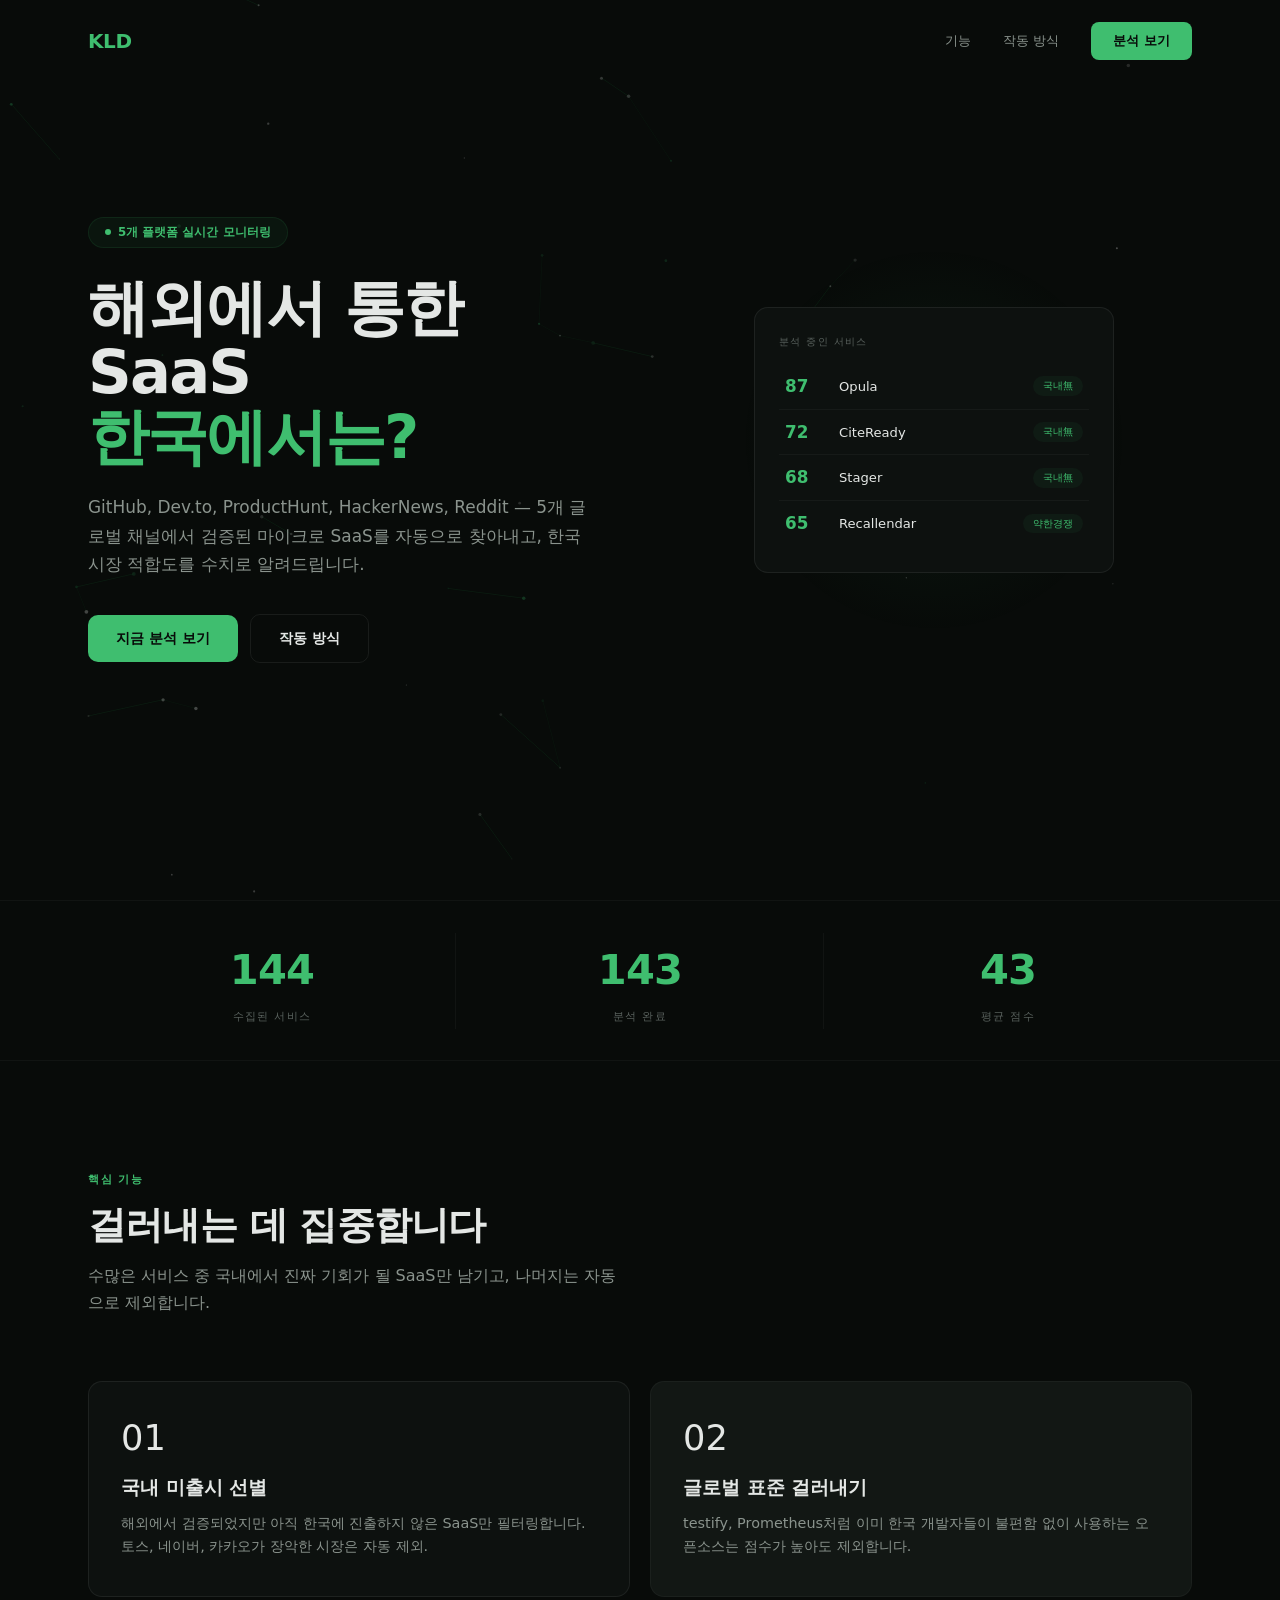
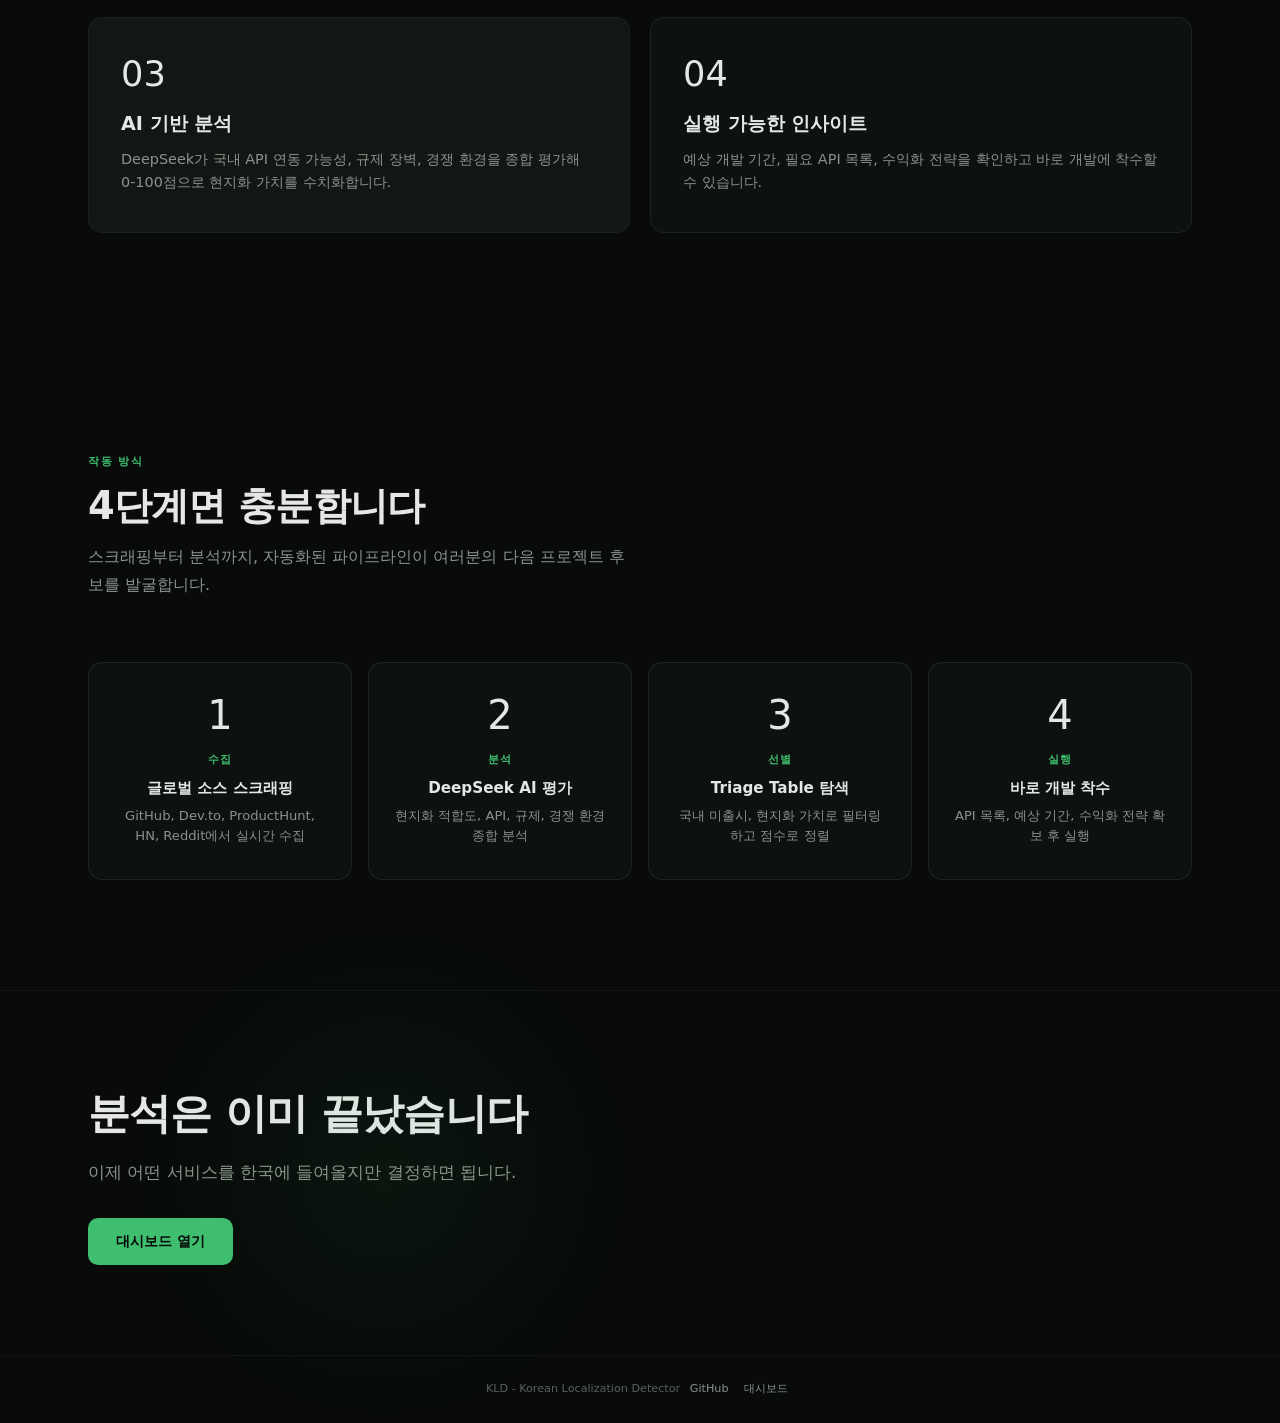
<file: index.html>
<!DOCTYPE html>
<html lang="ko">
<head>
    <meta charset="UTF-8">
    <meta name="viewport" content="width=device-width, initial-scale=1.0">
    <meta name="description" content="KLD — 해외에서 검증된 SaaS, 한국에서도 통할까?">
    <meta property="og:title" content="KLD — Korean Localization Detector">
    <meta property="og:description" content="해외에서 검증된 SaaS의 한국 시장 적합도를 AI로 분석합니다.">
    <meta property="og:type" content="website">
    <title>KLD — Korean Localization Detector</title>
    <style>
        *,*::before,*::after{margin:0;padding:0;box-sizing:border-box}
        :root {
            --bg:#080b09;--surface:#0d110f;--surface2:#121714;
            --green:#3FBE6F;--green-dim:rgba(63,190,111,0.06);--green-glow:rgba(63,190,111,0.18);
            --gold:#D4A83C;
            --text:#e4e7e5;--text2:#8a938d;--text3:#59615d;
            --border:rgba(255,255,255,0.04);--border2:rgba(255,255,255,0.07);
            --radius:14px;
            --font:system-ui,-apple-system,sans-serif;
        }
        html{scroll-behavior:smooth}
        body{background:var(--bg);color:var(--text);font-family:var(--font);font-size:16px;line-height:1.6;-webkit-font-smoothing:antialiased;overflow-x:hidden}
        .container{max-width:1160px;margin:0 auto;padding:0 28px}
        #particles{position:fixed;top:0;left:0;width:100%;height:100%;pointer-events:none;z-index:0}
        @media(prefers-reduced-motion:reduce){.reveal{opacity:1!important;transform:none!important;transition:none!important}}

        /*=== NAV ===*/
        nav{position:fixed;top:0;left:0;right:0;z-index:50;padding:22px 0;transition:all .3s}
        nav.scrolled{background:rgba(8,11,9,.88);backdrop-filter:blur(14px);-webkit-backdrop-filter:blur(14px);padding:14px 0;border-bottom:1px solid var(--border)}
        nav .container{display:flex;align-items:center;justify-content:space-between}
        .logo{font-weight:800;font-size:1.25rem;color:var(--green);text-decoration:none;letter-spacing:-.02em}
        .nav-links{display:flex;align-items:center;gap:32px}
        .nav-links a{color:var(--text2);text-decoration:none;font-size:.84rem;font-weight:500;transition:color .2s}
        .nav-links a:hover{color:var(--text)}
        .nav-cta{background:var(--green)!important;color:#080b09!important;padding:8px 22px;border-radius:8px;font-weight:600!important}
        .nav-cta:hover{background:#5ad67f!important;color:#080b09!important}

        /*=== HERO ===*/
        .hero{min-height:100dvh;display:flex;align-items:center;padding:60px 0 80px;position:relative;z-index:1}
        .hero-grid{display:grid;grid-template-columns:1fr 1fr;gap:72px;align-items:center}
        .hero-tag{display:inline-flex;align-items:center;gap:7px;padding:5px 16px;border-radius:24px;background:var(--green-dim);border:1px solid rgba(63,190,111,.1);color:var(--green);font-size:.74rem;font-weight:600;margin-bottom:28px}
        .hero-tag .dot{width:6px;height:6px;border-radius:50%;background:var(--green);animation:pulse 2s ease infinite}
        @keyframes pulse{0%,100%{opacity:1}50%{opacity:.3}}
        .hero h1{font-size:clamp(2.6rem,5.5vw,3.8rem);font-weight:800;line-height:1.06;letter-spacing:-.03em;margin-bottom:24px}
        .hero h1 em{font-style:normal;color:var(--green)}
        .hero p{font-size:1.06rem;color:var(--text2);max-width:500px;line-height:1.68;margin-bottom:36px}
        .hero-cta{display:flex;gap:12px;align-items:center;flex-wrap:wrap}
        .btn{display:inline-flex;align-items:center;gap:7px;padding:14px 28px;border-radius:10px;font-weight:600;font-size:.9rem;text-decoration:none;cursor:pointer;transition:all .2s;border:none;line-height:1.3}
        .btn:active{transform:scale(.96)}
        .btn-fill{background:var(--green);color:#080b09}
        .btn-fill:hover{background:#5ad67f;transform:translateY(-1px)}
        .btn-outline{background:transparent;color:var(--text);border:1px solid var(--border2)}
        .btn-outline:hover{border-color:var(--green);color:var(--green)}
        .hero-visual{position:relative;display:flex;align-items:center;justify-content:center}
        .hero-glow{position:absolute;width:420px;height:420px;background:radial-gradient(circle,rgba(63,190,111,.08),transparent 65%);top:50%;left:50%;transform:translate(-50%,-50%);pointer-events:none}
        .hero-preview{background:var(--surface);border:1px solid var(--border2);border-radius:var(--radius);padding:26px 24px;width:100%;max-width:360px;position:relative}
        .pv-label{font-size:.62rem;color:var(--text3);text-transform:uppercase;letter-spacing:.14em;margin-bottom:14px}
        .pv-row{display:flex;align-items:center;gap:10px;padding:9px 6px;border-bottom:1px solid var(--border);font-size:.82rem}
        .pv-row:last-child{border-bottom:none}
        .pv-score{font-weight:800;font-size:1.05rem;color:var(--green);min-width:44px;font-variant-numeric:tabular-nums}
        .pv-name{flex:1;font-weight:500;overflow:hidden;text-overflow:ellipsis;white-space:nowrap}
        .pv-tag{font-size:.6rem;padding:2px 10px;border-radius:20px;background:var(--green-dim);color:var(--green);white-space:nowrap}

        /*=== STATS ===*/
        .stats{position:relative;z-index:1;border-top:1px solid var(--border);border-bottom:1px solid var(--border)}
        .stats-grid{display:grid;grid-template-columns:repeat(3,1fr)}
        .stat-item{text-align:center;padding:36px 16px;position:relative}
        .stat-item:not(:last-child)::after{content:'';position:absolute;right:0;top:20%;height:60%;width:1px;background:var(--border)}
        .stat-val{font-size:2.6rem;font-weight:800;color:var(--green);letter-spacing:-.02em;display:block;font-variant-numeric:tabular-nums}
        .stat-lbl{font-size:.66rem;color:var(--text3);text-transform:uppercase;letter-spacing:.12em;margin-top:4px;display:block}

        /*=== SECTIONS ===*/
        .section{padding:110px 0;position:relative;z-index:1}
        .sec-label{font-size:.68rem;font-weight:700;color:var(--green);text-transform:uppercase;letter-spacing:.14em;margin-bottom:14px}
        .section h2{font-size:2.4rem;font-weight:800;letter-spacing:-.02em;line-height:1.13;margin-bottom:16px;max-width:640px}
        .section .lead{color:var(--text2);font-size:1rem;max-width:540px;line-height:1.7;margin-bottom:64px}

        /* Features  (bento-styled alternating grid) */
        .features-grid{display:grid;grid-template-columns:1fr 1fr;gap:20px}
        .feat-card{background:var(--surface);border:1px solid var(--border2);border-radius:var(--radius);padding:38px 32px;transition:all .3s;position:relative}
        .feat-card:hover{border-color:rgba(63,190,111,.15);transform:translateY(-2px)}
        .feat-card .f-icon{font-size:2.2rem;margin-bottom:18px;display:block;line-height:1}
        .feat-card h3{font-size:1.2rem;font-weight:700;margin-bottom:8px}
        .feat-card p{color:var(--text2);font-size:.9rem;line-height:1.6}
        .feat-card.dark{background:var(--surface2);border-color:var(--border)}

        /* Process track */
        .process-track{display:grid;grid-template-columns:repeat(4,1fr);gap:16px}
        .proc-step{background:var(--surface);border:1px solid var(--border2);border-radius:var(--radius);padding:32px 24px;text-align:center;transition:all .3s}
        .proc-step:hover{border-color:rgba(63,190,111,.15);transform:translateY(-2px)}
        .proc-icon{font-size:2.5rem;display:block;margin-bottom:16px;line-height:1}
        .proc-step h3{font-size:.95rem;font-weight:700;margin-bottom:6px}
        .proc-step .action{font-size:.66rem;color:var(--green);text-transform:uppercase;letter-spacing:.1em;font-weight:700;margin-bottom:8px}
        .proc-step p{font-size:.82rem;color:var(--text2);line-height:1.55}

        /* CTA */
        .cta-wrap{position:relative;z-index:1;border-top:1px solid var(--border);padding:90px 0;text-align:left}
        .cta-glow{position:absolute;width:500px;height:500px;background:radial-gradient(circle,rgba(63,190,111,.06),transparent 70%);top:50%;left:30%;transform:translate(-50%,-50%);pointer-events:none}
        .cta-wrap h2{font-size:2.6rem;font-weight:800;letter-spacing:-.02em;margin-bottom:12px}
        .cta-wrap p{color:var(--text2);font-size:1.05rem;margin-bottom:32px;max-width:500px}

        /* Footer */
        footer{position:relative;z-index:1;border-top:1px solid var(--border);padding:24px 0;text-align:center;color:var(--text3);font-size:.7rem}
        footer a{color:var(--text2);text-decoration:none;font-weight:500;margin:0 6px}
        footer a:hover{color:var(--green)}

        /* Reveal */
        .reveal{opacity:0;transform:translateY(18px);transition:all .55s cubic-bezier(.16,1,.3,1)}
        .reveal.visible{opacity:1;transform:translateY(0)}

        /*=== MOBILE ===*/
        @media(max-width:768px){
            .container{padding:0 18px}
            .hero{min-height:auto;padding:100px 0 50px}
            .hero-grid{grid-template-columns:1fr;gap:36px}
            .hero h1{font-size:2.2rem}
            .hero-cta{flex-direction:column;align-items:stretch}
            .hero-visual{display:none}
            .btn{justify-content:center}
            .stats-grid{grid-template-columns:repeat(3,1fr)}
            .stat-item:not(:last-child)::after{display:none}
            .stat-val{font-size:1.8rem}
            .section{padding:70px 0}
            .section h2{font-size:1.8rem}
            .features-grid{grid-template-columns:1fr}
            .process-track{grid-template-columns:1fr 1fr}
            .cta-wrap{padding:60px 0;text-align:center}
            .cta-wrap h2{font-size:1.9rem}
        }
        @media(max-width:480px){
            .process-track{grid-template-columns:1fr}
            .nav-links{gap:16px}
            .nav-links a{font-size:.78rem}
            .stat-val{font-size:1.4rem}
        }
    </style>
</head>
<body>
<canvas id="particles"></canvas>

<nav id="nav">
    <div class="container">
        <a href="/" class="logo">KLD</a>
        <div class="nav-links">
            <a href="#features">기능</a>
            <a href="#how">작동 방식</a>
            <a href="dashboard.html" class="nav-cta">분석 보기</a>
        </div>
    </div>
</nav>

<section class="hero">
    <div class="container hero-grid">
        <div>
            <div class="hero-tag"><span class="dot"></span>5개 플랫폼 실시간 모니터링</div>
            <h1>해외에서 통한 SaaS<br><em>한국에서는?</em></h1>
            <p>GitHub, Dev.to, ProductHunt, HackerNews, Reddit — 5개 글로벌 채널에서 검증된 마이크로 SaaS를 자동으로 찾아내고, 한국 시장 적합도를 수치로 알려드립니다.</p>
            <div class="hero-cta">
                <a href="dashboard.html" class="btn btn-fill">지금 분석 보기</a>
                <a href="#how" class="btn btn-outline">작동 방식</a>
            </div>
        </div>
        <div class="hero-visual">
            <div class="hero-glow"></div>
            <div class="hero-preview">
                <div class="pv-label">분석 중인 서비스</div>
                <div class="pv-row"><span class="pv-score">87</span><span class="pv-name">Opula</span><span class="pv-tag">국내無</span></div>
                <div class="pv-row"><span class="pv-score">72</span><span class="pv-name">CiteReady</span><span class="pv-tag">국내無</span></div>
                <div class="pv-row"><span class="pv-score">68</span><span class="pv-name">Stager</span><span class="pv-tag">국내無</span></div>
                <div class="pv-row"><span class="pv-score">65</span><span class="pv-name">Recallendar</span><span class="pv-tag">약한경쟁</span></div>
            </div>
        </div>
    </div>
</section>

<div class="stats">
    <div class="container stats-grid">
        <div class="stat-item"><span class="stat-val" id="st-total">144</span><span class="stat-lbl">수집된 서비스</span></div>
        <div class="stat-item"><span class="stat-val" id="st-analyzed">143</span><span class="stat-lbl">분석 완료</span></div>
        <div class="stat-item"><span class="stat-val" id="st-score">43</span><span class="stat-lbl">평균 점수</span></div>
    </div>
</div>

<section class="section" id="features">
    <div class="container">
        <div class="sec-label">핵심 기능</div>
        <h2>걸러내는 데 집중합니다</h2>
        <p class="lead">수많은 서비스 중 국내에서 진짜 기회가 될 SaaS만 남기고, 나머지는 자동으로 제외합니다.</p>
        <div class="features-grid">
            <div class="feat-card reveal">
                <span class="f-icon">01</span>
                <h3>국내 미출시 선별</h3>
                <p>해외에서 검증되었지만 아직 한국에 진출하지 않은 SaaS만 필터링합니다. 토스, 네이버, 카카오가 장악한 시장은 자동 제외.</p>
            </div>
            <div class="feat-card dark reveal">
                <span class="f-icon">02</span>
                <h3>글로벌 표준 걸러내기</h3>
                <p>testify, Prometheus처럼 이미 한국 개발자들이 불편함 없이 사용하는 오픈소스는 점수가 높아도 제외합니다.</p>
            </div>
            <div class="feat-card dark reveal">
                <span class="f-icon">03</span>
                <h3>AI 기반 분석</h3>
                <p>DeepSeek가 국내 API 연동 가능성, 규제 장벽, 경쟁 환경을 종합 평가해 0-100점으로 현지화 가치를 수치화합니다.</p>
            </div>
            <div class="feat-card reveal">
                <span class="f-icon">04</span>
                <h3>실행 가능한 인사이트</h3>
                <p>예상 개발 기간, 필요 API 목록, 수익화 전략을 확인하고 바로 개발에 착수할 수 있습니다.</p>
            </div>
        </div>
    </div>
</section>

<section class="section" id="how">
    <div class="container">
        <div class="sec-label">작동 방식</div>
        <h2>4단계면 충분합니다</h2>
        <p class="lead">스크래핑부터 분석까지, 자동화된 파이프라인이 여러분의 다음 프로젝트 후보를 발굴합니다.</p>
        <div class="process-track">
            <div class="proc-step reveal">
                <span class="proc-icon">1</span>
                <div class="action">수집</div>
                <h3>글로벌 소스 스크래핑</h3>
                <p>GitHub, Dev.to, ProductHunt, HN, Reddit에서 실시간 수집</p>
            </div>
            <div class="proc-step reveal">
                <span class="proc-icon">2</span>
                <div class="action">분석</div>
                <h3>DeepSeek AI 평가</h3>
                <p>현지화 적합도, API, 규제, 경쟁 환경 종합 분석</p>
            </div>
            <div class="proc-step reveal">
                <span class="proc-icon">3</span>
                <div class="action">선별</div>
                <h3>Triage Table 탐색</h3>
                <p>국내 미출시, 현지화 가치로 필터링하고 점수로 정렬</p>
            </div>
            <div class="proc-step reveal">
                <span class="proc-icon">4</span>
                <div class="action">실행</div>
                <h3>바로 개발 착수</h3>
                <p>API 목록, 예상 기간, 수익화 전략 확보 후 실행</p>
            </div>
        </div>
    </div>
</section>

<div class="cta-wrap">
    <div class="cta-glow"></div>
    <div class="container">
        <h2>분석은 이미 끝났습니다</h2>
        <p>이제 어떤 서비스를 한국에 들여올지만 결정하면 됩니다.</p>
        <a href="dashboard.html" class="btn btn-fill">대시보드 열기</a>
    </div>
</div>

<footer>
    <div class="container">
        <span>KLD - Korean Localization Detector</span>
        <a href="https://github.com/hwan7256/korean-localization-detector">GitHub</a>
        <a href="dashboard.html">대시보드</a>
    </div>
</footer>

<script>
const canvas=document.getElementById('particles'),ctx=canvas.getContext('2d');
let particles=[];
function resize(){canvas.width=innerWidth;canvas.height=innerHeight}
resize();addEventListener('resize',resize);
class P{constructor(){this.reset();this.y=Math.random()*canvas.height}
reset(){this.x=Math.random()*canvas.width;this.y=-10;this.s=Math.random()*1.4+.5;this.v=Math.random()*.4+.10;this.o=Math.random()*.22+.04;this.h=Math.random()>.68?145:0}
update(){this.y+=this.v;if(this.y>canvas.height+10)this.reset()}
draw(){ctx.beginPath();ctx.arc(this.x,this.y,this.s,0,2*Math.PI);ctx.fillStyle=this.h?`hsla(${this.h},55%,50%,${this.o})`:`rgba(255,255,255,${this.o})`;ctx.fill();
const n=particles.find(q=>q!==this&&Math.hypot(this.x-q.x,this.y-q.y)<80);if(n){ctx.beginPath();ctx.moveTo(this.x,this.y);ctx.lineTo(n.x,n.y);ctx.strokeStyle=`rgba(63,190,111,${.04})`;ctx.stroke()}}}
for(let i=0;i<50;i++)particles.push(new P());
(function a(){ctx.clearRect(0,0,canvas.width,canvas.height);particles.forEach(p=>{p.update();p.draw()});requestAnimationFrame(a)})();

const nav=document.getElementById('nav');
const navObs=new IntersectionObserver(([e])=>{nav.classList.toggle('scrolled',!e.isIntersecting)},{threshold:.98});
navObs.observe(document.createElement('div'));
const sentinel=document.createElement('div');sentinel.style.position='absolute';sentinel.style.top='0';sentinel.style.height='1px';sentinel.style.width='100%';sentinel.style.pointerEvents='none';
document.body.prepend(sentinel);navObs.observe(sentinel);
addEventListener('scroll',()=>{nav.classList.toggle('scrolled',scrollY>20)},{passive:true});

const revObs=new IntersectionObserver(es=>es.forEach(e=>{if(e.isIntersecting)e.target.classList.add('visible')}),{threshold:.12,rootMargin:'0px 0px -30px 0px'});
document.querySelectorAll('.reveal').forEach(el=>revObs.observe(el));

fetch('https://api.kld.lat/api/stats').then(r=>r.json()).then(d=>{
document.getElementById('st-total').textContent=d.total_services||144;
document.getElementById('st-analyzed').textContent=d.total_analyzed||143;
document.getElementById('st-score').textContent=Math.round(d.avg_localization_score)||43;
}).catch(()=>{});
</script>
</body>
</html>
</file>
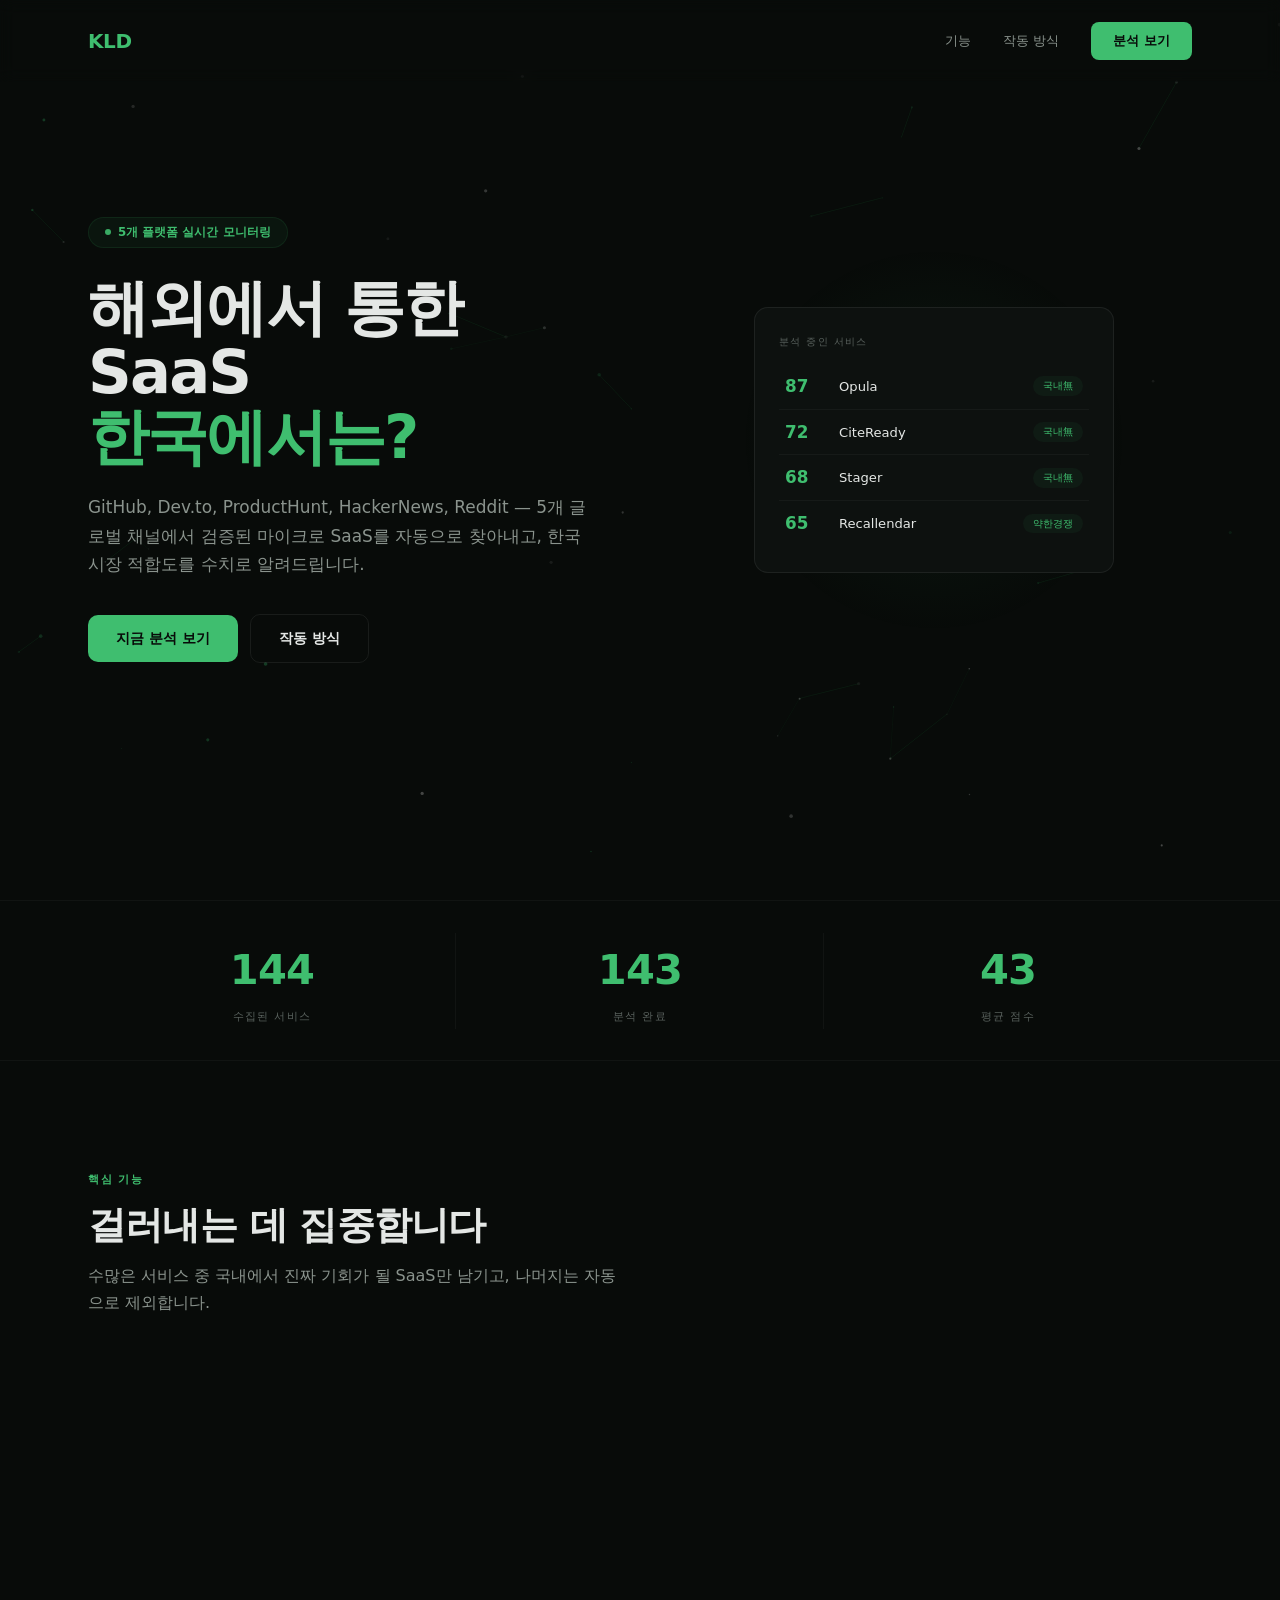
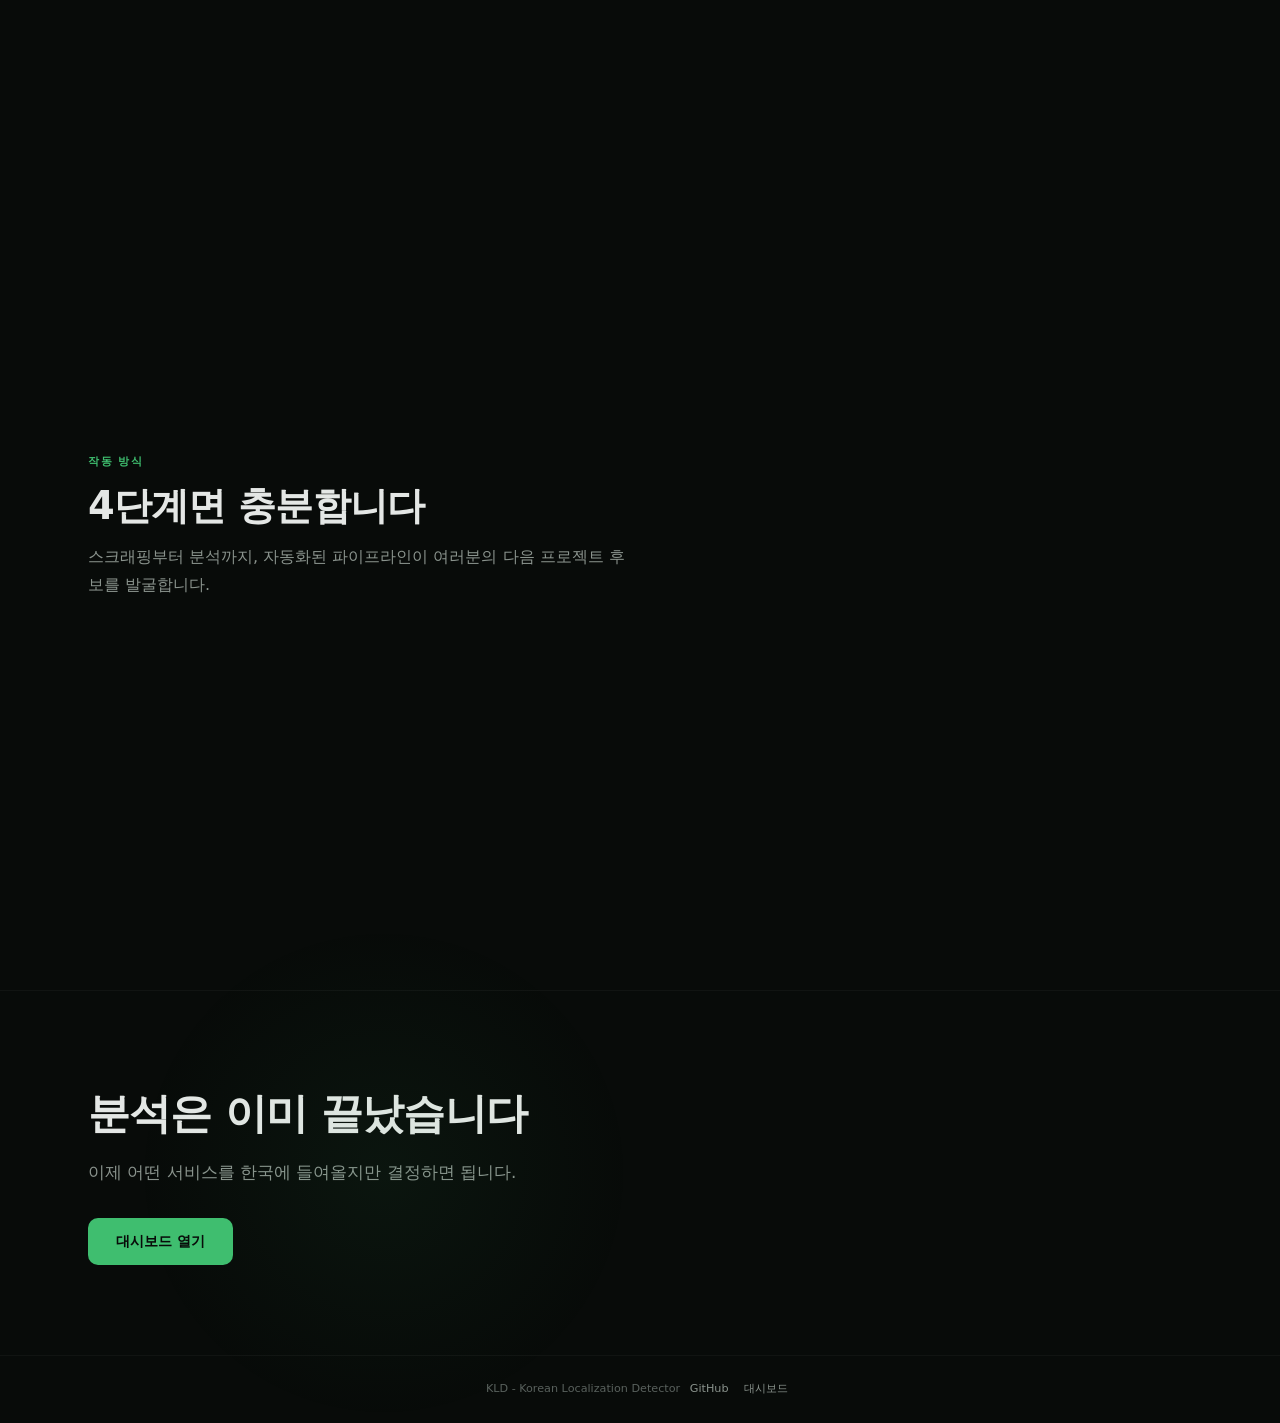
<file: backend/static/index.html>
<!DOCTYPE html>
<html lang="ko">
<head>
    <meta charset="UTF-8">
    <meta http-equiv="refresh" content="0; url=/">
    <title>ConvertRadar 🚀</title>
</head>
<body>
    <p>ConvertRadar로 이동 중입니다... <a href="/">여기를 클릭하세요</a></p>
</body>
</html>
</file>
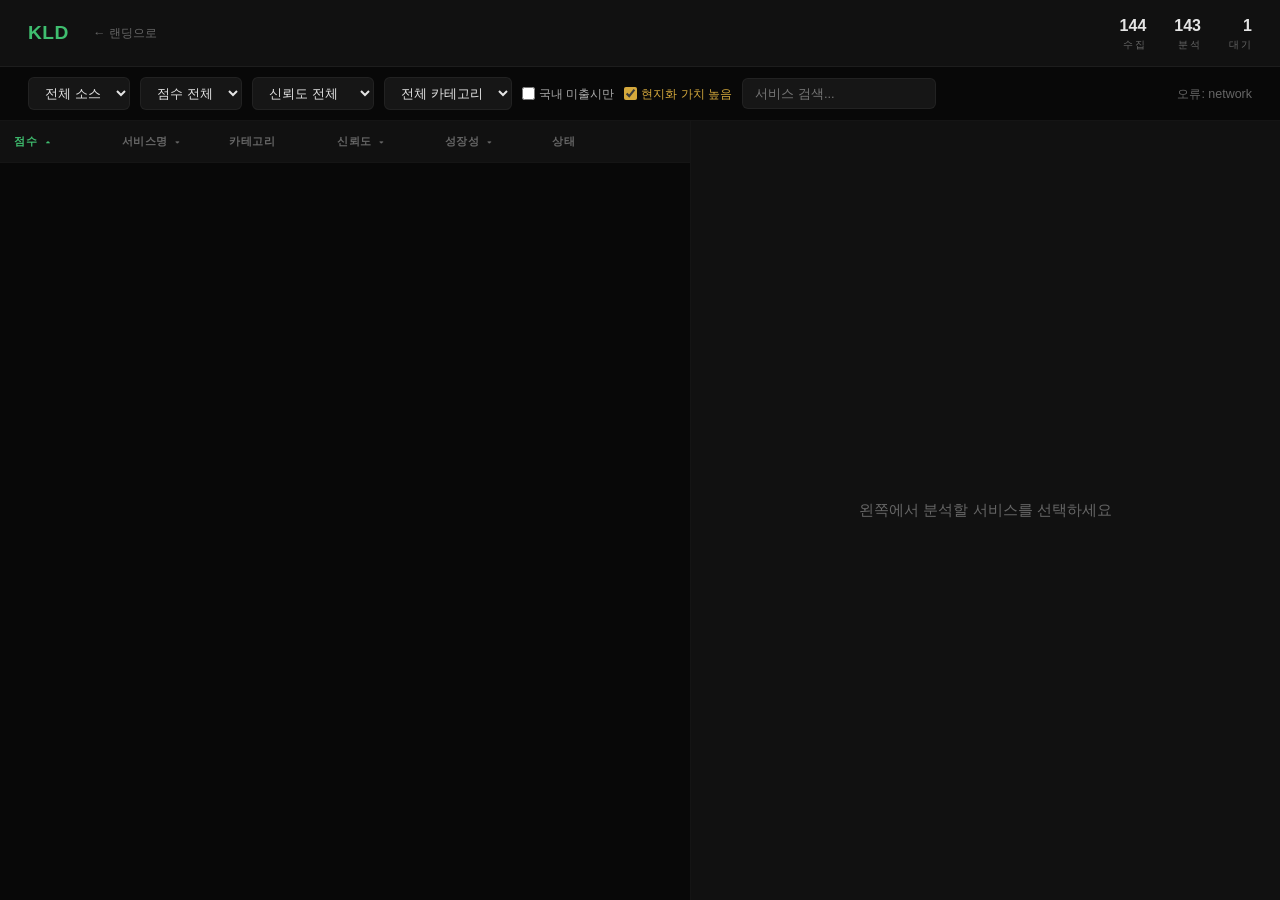
<file: dashboard.html>
<!DOCTYPE html>
<html lang="ko">
<head>
    <meta charset="UTF-8">
    <meta name="viewport" content="width=device-width, initial-scale=1.0">
    <title>KLD 대시보드</title>
    <style>:root{--bg:#080808;--surface:#111;--surface2:#161616;--green:#3FBE6F;--green-dim:rgba(63,190,111,0.08);--gold:#D4A83C;--gold-dim:rgba(212,168,60,0.08);--blue:#3D84F0;--blue-dim:rgba(61,132,240,0.1);--text:#e4e4e4;--text2:#aaa;--text3:#666;--border:rgba(255,255,255,0.05);--border2:rgba(255,255,255,0.08);--font:'Inter',-apple-system,'Segoe UI',sans-serif}*{margin:0;padding:0;box-sizing:border-box}body{background:var(--bg);color:var(--text);font-family:var(--font);font-size:15px;line-height:1.5;height:100vh;display:flex;flex-direction:column;overflow:hidden}.header{display:flex;align-items:center;gap:24px;padding:14px 28px;background:var(--surface);border-bottom:1px solid var(--border);flex-shrink:0}.logo{font-size:1.2rem;font-weight:800;color:var(--green);letter-spacing:0.5px;text-decoration:none}.logo:hover{opacity:0.8}.back{font-size:0.78rem;color:var(--text3);text-decoration:none;transition:color 0.2s;margin-right:auto}.back:hover{color:var(--green)}.header-meta{display:flex;gap:28px;align-items:center}.meta-item{text-align:right}.meta-val{font-weight:700;font-size:1rem}.meta-label{font-size:0.6rem;color:var(--text3);text-transform:uppercase;letter-spacing:1.5px}.toolbar{display:flex;align-items:center;gap:10px;padding:10px 28px;border-bottom:1px solid var(--border);flex-shrink:0;flex-wrap:wrap}.toolbar select,.toolbar input{background:var(--surface2);border:1px solid var(--border);color:var(--text);padding:7px 12px;border-radius:6px;font-size:0.8rem;font-family:inherit;outline:none;transition:border-color 0.2s}.toolbar select:focus,.toolbar input:focus{border-color:var(--green)}.toolbar input{/*width:200px*/}.toolbar .count{margin-left:auto;font-size:0.78rem;color:var(--text3)}.main{display:flex;flex:1;overflow:hidden}.table-wrap{flex:0 0 54%;display:flex;flex-direction:column;border-right:1px solid var(--border);overflow:hidden}.table-scroll{flex:1;overflow-y:auto;overflow-x:hidden}.table-scroll::-webkit-scrollbar{width:4px}.table-scroll::-webkit-scrollbar-thumb{background:var(--border2);border-radius:2px}table{width:100%;border-collapse:collapse;table-layout:fixed;min-width:680px}thead{position:sticky;top:0;z-index:2;background:var(--surface)}th{text-align:left;padding:12px 14px;font-size:0.7rem;font-weight:600;color:var(--text3);letter-spacing:0.5px;border-bottom:1px solid var(--border);cursor:pointer;user-select:none;transition:color 0.15s}th:hover{color:var(--text2)}th.sorted{color:var(--green)!important}th .arrow{font-size:0.55rem;margin-left:4px;display:inline-block;transition:transform 0.2s}th.desc .arrow{transform:rotate(180deg)}td{padding:11px 14px;border-bottom:1px solid var(--border);white-space:nowrap;overflow:hidden;text-overflow:ellipsis;font-size:0.82rem}tr{cursor:pointer;transition:background 0.12s}tr:hover{background:rgba(255,255,255,0.02)}tr.selected{background:var(--green-dim)}tr.selected .name{color:var(--green)}.name{font-weight:600;color:var(--gold)}.name.green{color:var(--green)}.score-cell{display:flex;align-items:center;gap:8px}.score-num{font-weight:700;font-size:0.85rem;min-width:36px;text-align:right}.score-num.g{color:var(--green)}.score-num.y{color:var(--gold)}.score-num.d{color:var(--text2)}.bar{flex:1;height:3px;background:var(--border);border-radius:2px;overflow:hidden;min-width:24px}.bar-fill{height:100%;border-radius:2px;transition:width 0.3s}.bar-fill.g{background:var(--green)}.bar-fill.y{background:var(--gold)}.bar-fill.b{background:var(--blue)}.bar-fill.d{background:var(--text3)}.status{display:inline-block;padding:2px 8px;border-radius:10px;font-size:0.65rem;font-weight:600;letter-spacing:0.5px}.status.v{background:var(--green-dim);color:var(--green)}.status.r{background:var(--gold-dim);color:var(--gold)}.status.l{background:rgba(255,255,255,0.04);color:var(--text3)}.open{display:inline-flex;align-items:center;justify-content:center;width:26px;height:26px;border-radius:50%;background:var(--blue-dim);color:var(--blue);text-decoration:none;font-size:0.75rem;font-weight:700;transition:all 0.15s}.open:hover{background:var(--blue);color:#fff}.cat{font-size:0.68rem;font-weight:600;padding:2px 7px;border-radius:4px;white-space:nowrap;background:rgba(255,255,255,0.06);color:var(--text2);border:1px solid rgba(255,255,255,0.04)}.cat.dev{background:rgba(61,132,240,0.12);color:var(--blue);border-color:rgba(61,132,240,0.15)}.cat.ai{background:rgba(155,89,182,0.12);color:#9B59B6;border-color:rgba(155,89,182,0.15)}.cat.data{background:rgba(52,152,219,0.12);color:#3498DB;border-color:rgba(52,152,219,0.15)}.cat.prod{background:rgba(46,204,113,0.12);color:#2ECC71;border-color:rgba(46,204,113,0.15)}.cat.mkt{background:rgba(230,126,34,0.12);color:#E67E22;border-color:rgba(230,126,34,0.15)}.cat.fin{background:rgba(231,76,60,0.12);color:#E74C3C;border-color:rgba(231,76,60,0.15)}.cat.comm{background:rgba(26,188,156,0.12);color:#1ABC9C;border-color:rgba(26,188,156,0.15)}.cat.des{background:rgba(241,196,15,0.12);color:#F1C40F;border-color:rgba(241,196,15,0.15)}.cat.sec,.cat.security{background:rgba(149,165,166,0.12);color:#bdc3c7;border-color:rgba(149,165,166,0.15)}.cat.etc{background:rgba(255,255,255,0.04);color:var(--text3);border-color:rgba(255,255,255,0.03)}.detail{flex:1;background:var(--surface);overflow-y:auto;padding:32px}.detail::-webkit-scrollbar{width:4px}.detail::-webkit-scrollbar-thumb{background:var(--border2);border-radius:2px}.detail-empty{display:flex;align-items:center;justify-content:center;height:100%;color:var(--text3);font-size:0.95rem}.detail-content{animation:fade 0.25s ease}@keyframes fade{from{opacity:0;transform:translateY(6px)}to{opacity:1;transform:translateY(0)}}.detail-title{font-size:1.4rem;font-weight:700;margin-bottom:4px;line-height:1.3}.detail-link{display:inline-flex;align-items:center;gap:6px;font-size:0.82rem;color:var(--blue);text-decoration:none;margin-bottom:20px;padding:4px 10px;background:var(--blue-dim);border-radius:5px;transition:all 0.15s}.detail-link:hover{background:var(--blue);color:#fff}.detail-link .arrow-icon{font-size:0.7rem}.detail-score{display:flex;align-items:center;gap:16px;margin-bottom:28px}.detail-big{font-size:3.5rem;font-weight:800;color:var(--green);letter-spacing:-0.02em}.detail-big sub{font-size:1.2rem;color:var(--text3);font-weight:400}.detail-score-bar{flex:1;height:4px;background:var(--border2);border-radius:2px;overflow:hidden}.detail-score-fill{height:100%;border-radius:2px;background:var(--green);transition:width 0.5s ease}.metrics{display:flex;flex-direction:column;gap:10px;margin-bottom:24px}.metric-row{display:flex;align-items:center;gap:12px}.metric-label{width:72px;font-size:0.78rem;color:var(--text3);flex-shrink:0}.metric-track{flex:1;height:5px;background:var(--border);border-radius:3px;overflow:hidden}.metric-fill{height:100%;border-radius:3px;transition:width 0.4s}.metric-fill.c{background:var(--blue)}.metric-fill.u{background:var(--gold)}.metric-fill.b{background:#9B59B6}.metric-val{width:40px;text-align:right;font-weight:700;font-size:0.85rem}.sec{padding:18px 0;border-top:1px solid var(--border)}.sec h4{font-size:0.7rem;font-weight:600;color:var(--text3);letter-spacing:1px;margin-bottom:10px}.sec p{font-size:0.9rem;color:var(--text);line-height:1.75}.sec ul{list-style:none;padding:0}.sec ul li{padding:6px 0;font-size:0.85rem;color:var(--text);border-bottom:1px solid var(--border);line-height:1.6}.sec ul li:last-child{border-bottom:none}.close-btn{margin-top:20px;padding:8px 20px;background:var(--surface2);border:1px solid var(--border);color:var(--text2);border-radius:6px;font-size:0.82rem;cursor:pointer;transition:all 0.15s}.close-btn:hover{border-color:var(--text3);color:var(--text)}@media(max-width:900px){.main{flex-direction:column}.table-wrap{flex:1;border-right:none;border-bottom:none}.detail{position:fixed;bottom:0;left:0;right:0;top:100%;background:var(--surface);z-index:10;padding:24px 16px 80px;overflow-y:auto;transition:top 0.3s ease;border-top:2px solid var(--border);border-radius:16px 16px 0 0}.detail.shown{top:15%}.detail .close-btn{display:block;width:100%;margin-top:16px;padding:12px;font-size:0.9rem}.overlay{display:none;position:fixed;top:0;left:0;right:0;bottom:0;background:rgba(0,0,0,0.5);z-index:9;transition:opacity 0.3s ease}.overlay.shown{display:block}.toolbar{gap:5px;padding:8px 14px}.toolbar select,.toolbar input{font-size:0.72rem;padding:5px 8px;margin:2px}}</style>
</head>
<body>
<header class="header">
    <span class="logo">KLD</span>
    <a href="/" class="back">← 랜딩으로</a>
    <div class="header-meta">
        <div class="meta-item"><div class="meta-val" id="stat-total">144</div><div class="meta-label">수집</div></div>
        <div class="meta-item"><div class="meta-val" id="stat-analyzed">143</div><div class="meta-label">분석</div></div>
        <div class="meta-item"><div class="meta-val" id="stat-queue">1</div><div class="meta-label">대기</div></div>
    </div>
</header>
<div class="toolbar">
    <select id="source-filter"><option value="">전체 소스</option></select>
    <select id="score-filter"><option value="0">점수 전체</option><option value="50">점수 50+</option><option value="70">점수 70+</option></select>
    <select id="conf-filter"><option value="0">신뢰도 전체</option><option value="0.5">신뢰도 50%+</option><option value="0.7">신뢰도 70%+</option></select>
    <select id="category-filter"><option value="">전체 카테고리</option></select>
    <label style="display:flex;align-items:center;gap:4px;font-size:0.78rem;color:var(--text2);cursor:pointer;white-space:nowrap;"><input type="checkbox" id="no-comp-filter" style="accent-color:var(--green);margin:0;">국내 미출시만</label>
    <label style="display:flex;align-items:center;gap:4px;font-size:0.78rem;color:var(--gold);cursor:pointer;white-space:nowrap;"><input type="checkbox" id="loc-value-filter" style="accent-color:var(--gold);margin:0;" checked>현지화 가치 높음</label>
    <input type="text" id="search-input" placeholder="서비스 검색...">
    <span class="count" id="result-count">144개 결과</span>
</div>
<div class="main">
    <div class="table-wrap"><div class="table-scroll"><table><thead><tr>
        <th class="sorted desc" data-sort="score">점수 <span class="arrow">▾</span></th>
        <th data-sort="name">서비스명 <span class="arrow">▾</span></th>
        <th>카테고리</th>
        <th data-sort="confidence">신뢰도 <span class="arrow">▾</span></th>
        <th data-sort="upside">성장성 <span class="arrow">▾</span></th>
        <th>상태</th>
        <th style="width:44px"></th>
    </tr></thead><tbody id="table-body"></tbody></table></div></div>
    <div class="overlay" id="overlay" onclick="closeDetail()"></div>
    <div class="detail" id="detail-panel"><div class="detail-empty">왼쪽에서 분석할 서비스를 선택하세요</div></div>
</div>
<script>
var FETCH_OK=true;
function fetchJson(u,t){t=t||{};return new Promise(function(resolve,reject){
if(FETCH_OK){try{
var c=new AbortController(),o=Object.assign({signal:c.signal},t);
setTimeout(function(){c.abort()},8000);
fetch(u,o).then(function(r){if(!r.ok)throw Error('HTTP '+r.status);return r.json()}).then(resolve).catch(function(e){
if(e.name==='AbortError'){reject(Error('timeout'))}else{FETCH_OK=false;xhrFetch(u).then(resolve).catch(reject)}
});
return;
}catch(e){FETCH_OK=false}}
xhrFetch(u).then(resolve).catch(reject);
})}
function xhrFetch(u){return new Promise(function(resolve,reject){
var x=new XMLHttpRequest();x.open('GET',u,true);x.timeout=8000;
x.onload=function(){if(x.status>=200&&x.status<300){try{resolve(JSON.parse(x.responseText))}catch(e){reject(Error('parse'))}}else{reject(Error('HTTP '+x.status))}};
x.onerror=function(){reject(Error('network'))};x.ontimeout=function(){reject(Error('timeout'))};
x.send();
})}
const API='https://api.kld.lat';
let allServices=[],selectedId=null,currentSort='score',sortDesc=true;
async function fetchStats(){try{const d=await fetchJson(`${API}/api/stats`);document.getElementById('stat-total').textContent=d.total_services||0;document.getElementById('stat-analyzed').textContent=d.total_analyzed||0;document.getElementById('stat-queue').textContent=Math.max(0,(d.total_services||0)-(d.total_analyzed||0))}catch(e){}}
async function fetchSources(){try{const d=await fetchJson(`${API}/api/sources`);const sel=document.getElementById('source-filter');d.sources.forEach(s=>{const o=document.createElement('option');o.value=s.source;o.textContent=s.source;sel.appendChild(o)})}catch(e){}}
async function fetchServices(){const src=document.getElementById('source-filter').value,minS=document.getElementById('score-filter').value,minC=document.getElementById('conf-filter').value,cat=document.getElementById('category-filter').value,q=(document.getElementById('search-input').value||'').toLowerCase();let url=`${API}/api/services?limit=200`;if(src)url+=`&source=${encodeURIComponent(src)}`;if(minS>0)url+=`&min_score=${minS}`;try{const d=await fetchJson(url);let items=d.services||[];if(q)items=items.filter(s=>(s.name||'').toLowerCase().includes(q));if(minC>0)items=items.filter(s=>(s.confidence||0)>=parseFloat(minC));if(cat)items=items.filter(s=>(s.category||'기타')===cat);if(document.getElementById('no-comp-filter').checked)items=items.filter(s=>(s.competition_level||'')==='none');if(document.getElementById('loc-value-filter').checked) items = items.filter(s => (s.localization_value||'high') !== 'low');
allServices=items;document.getElementById('result-count').textContent=`${items.length}개 결과`;if(!document.getElementById('category-filter').dataset.loaded){populateCategories();document.getElementById('category-filter').dataset.loaded='1'}render()}catch(e){document.getElementById('result-count').textContent='오류: '+e.message}}
const G=s=>s.score||s.localization_score||0;
function render(){const sorted=[...allServices].sort((a,b)=>{let va,vb;if(currentSort==='name'){va=(a.name||'').toLowerCase();vb=(b.name||'').toLowerCase();return sortDesc?vb.localeCompare(va):va.localeCompare(vb)}if(currentSort==='confidence'){va=a.confidence||0;vb=b.confidence||0}else if(currentSort==='upside'){va=a.upside||0;vb=b.upside||0}else{va=G(a);vb=G(b)}return sortDesc?vb-va:va-vb});document.getElementById('table-body').innerHTML=sorted.map(s=>{const sc=G(s),cf=s.confidence||0.5,up=s.upside||0.5,sel=selectedId===s.id,sn=sc>=70?'g':sc>=40?'y':'d';let stc,stt;if(sc>=70){stc='v';stt='유망'}else if(sc>=40){stc='r';stt='검토'}else if(sc>0){stc='l';stt='낮음'}else{stc='';stt=''}return `<tr data-id="${s.id}" onclick="select(${s.id})" class="${sel?'selected':''}"><td><div class="score-cell"><span class="score-num ${sn}">${sc}</span><div class="bar"><div class="bar-fill ${sn}" style="width:${sc}%"></div></div></div></td><td class="name ${sel||sc>=65?'green':''}">${esc(s.name)}</td><td>${catBadge(s.category)}</td><td><div class="score-cell"><span class="score-num" style="color:var(--text3)">${Math.round(cf*100)}%</span><div class="bar"><div class="bar-fill b" style="width:${Math.round(cf*100)}%"></div></div></div></td><td><div class="score-cell"><span class="score-num" style="color:var(--text3)">${Math.round(up*100)}%</span><div class="bar"><div class="bar-fill y" style="width:${Math.round(up*100)}%"></div></div></div></td><td>${stt?`<span class="status ${stc}">${stt}</span>`:''}</td><td>${s.url?`<a class="open" href="${esc(s.url)}" target="_blank" onclick="event.stopPropagation()" title="서비스 열기">↗</a>`:''}</td></tr>`}).join('')}
async function select(id){selectedId=id;render();const p=document.getElementById('detail-panel');p.innerHTML='<div class="detail-empty">불러오는 중...</div>';try{const d=await fetchJson(`${API}/api/report/${id}`),svc=d.service||{},r=d.report||{},sc=r.localization_score||0,cf=r.confidence||0.5,up=r.upside||0.5,bo=r.boldness||0.5,secs=[];secs.push(`<div class="detail-title">${esc(svc.name)}</div>`);if(svc.url)secs.push(`<a class="detail-link" href="${esc(svc.url)}" target="_blank"><span class="arrow-icon">↗</span> 서비스 바로가기</a>`);secs.push(`<div class="detail-score"><span class="detail-big">${sc}<sub>/100</sub></span><div class="detail-score-bar"><div class="detail-score-fill" style="width:${sc}%"></div></div></div><div class="metrics"><div class="metric-row"><span class="metric-label">신뢰도</span><div class="metric-track"><div class="metric-fill c" style="width:${Math.round(cf*100)}%"></div></div><span class="metric-val">${Math.round(cf*100)}%</span></div><div class="metric-row"><span class="metric-label">성장성</span><div class="metric-track"><div class="metric-fill u" style="width:${Math.round(up*100)}%"></div></div><span class="metric-val">${Math.round(up*100)}%</span></div><div class="metric-row"><span class="metric-label">대담성</span><div class="metric-track"><div class="metric-fill b" style="width:${Math.round(bo*100)}%"></div></div><span class="metric-val">${Math.round(bo*100)}%</span></div></div>`);const add=(t,c)=>{if(c)secs.push(`<div class="sec"><h4>${t}</h4><p>${esc(c)}</p></div>`)};add('요약',r.summary_ko||r.summary);add('현지화 근거',r.localization_reason);add('경쟁 분석',r.competitor_analysis);add('수익화 전략',r.monetization_ko);add('예상 개발 기간',r.estimated_dev_time);add('리스크 요인',r.regulatory_risks||r.risk_factors);if(r.required_korean_apis){let apis=r.required_korean_apis;if(typeof apis==='string')try{apis=JSON.parse(apis)}catch(e){apis=[apis]}if(Array.isArray(apis)&&apis.length)secs.push(`<div class="sec"><h4>필요 국내 API</h4><ul>${apis.map(a=>`<li><strong>${esc(typeof a==='string'?a:a.name||'')}</strong>${typeof a==='object'&&a.reason?` — ${esc(a.reason)}`:''}</li>`).join('')}</ul></div>`)}secs.push(`<button class="close-btn" onclick="closeDetail()">닫기</button>`);p.innerHTML=`<div class="detail-content">${secs.join('')}</div>`}catch(e){p.innerHTML='<div class="detail-empty">불러오기 실패: '+e.message+'</div>'}
    if (window.innerWidth <= 900) p.classList.add('shown'); document.getElementById('overlay').classList.add('shown');}
function closeDetail(){
    document.getElementById('detail-panel').classList.remove('shown'); document.getElementById('overlay').classList.remove('shown');selectedId=null;render();document.getElementById('detail-panel').innerHTML='<div class="detail-empty">왼쪽에서 분석할 서비스를 선택하세요</div>'}
function esc(t){if(!t)return'';const d=document.createElement('div');d.textContent=t;return d.innerHTML}
function catBadge(c){const m={'AI/ML':'ai','개발도구':'dev','데이터/분석':'data','생산성':'prod','마케팅':'mkt','금융/결제':'fin','커뮤니케이션':'comm','디자인':'des','보안':'security'};const cls=m[c||'']||'etc';return `<span class="cat ${cls}">${esc(c||'기타')}</span>`}
function populateCategories(){const cats=[...new Set(allServices.map(s=>s.category||'기타'))].sort(),sel=document.getElementById('category-filter');cats.forEach(c=>{const o=document.createElement('option');o.value=c;o.textContent=c;sel.appendChild(o)})}
document.querySelectorAll('th[data-sort]').forEach(th=>{th.addEventListener('click',()=>{const k=th.dataset.sort;if(currentSort===k)sortDesc=!sortDesc;else{currentSort=k;sortDesc=true}document.querySelectorAll('th').forEach(h=>h.classList.remove('sorted','desc'));th.classList.add('sorted');if(sortDesc)th.classList.add('desc');render()})});
document.getElementById('source-filter').addEventListener('change',fetchServices);
document.getElementById('score-filter').addEventListener('change',fetchServices);
document.getElementById('conf-filter').addEventListener('change',fetchServices);
document.getElementById('search-input').addEventListener('input',fetchServices);
document.getElementById('category-filter').addEventListener('change',fetchServices);
document.getElementById('no-comp-filter').addEventListener('change',fetchServices);
document.getElementById('loc-value-filter').addEventListener('change',fetchServices);
document.addEventListener('keydown',e=>{if(e.key==='Escape')closeDetail()});
fetchStats();fetchSources();fetchServices();
</script>
</body>
</html>
</file>
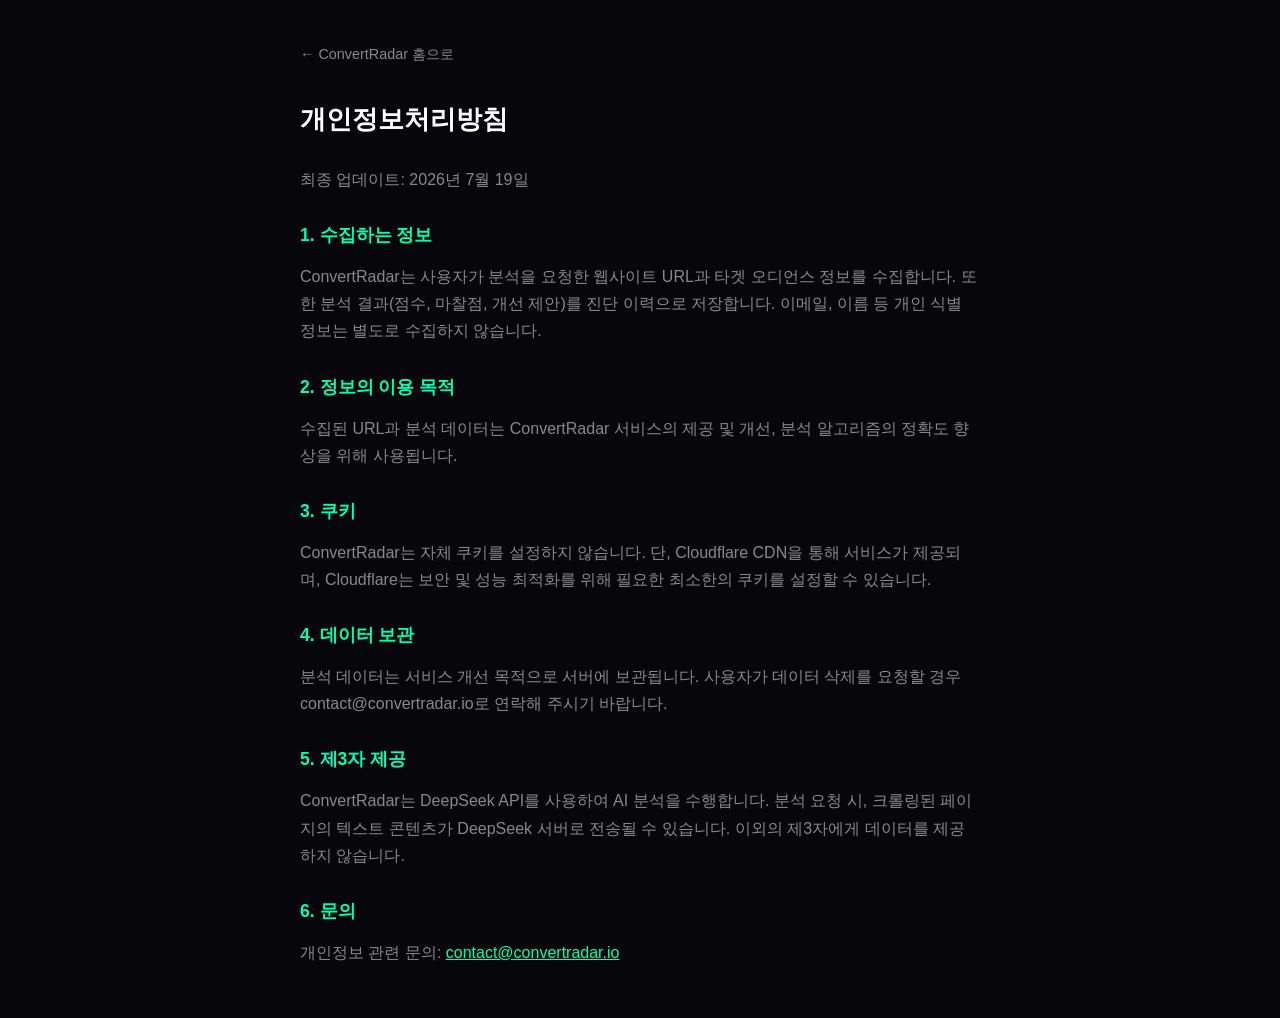
<file: backend/static/privacy.html>
<!DOCTYPE html>
<html lang="ko">
<head>
    <meta charset="UTF-8">
    <meta name="viewport" content="width=device-width, initial-scale=1.0">
    <title>개인정보처리방침 — ConvertRadar</title>
    <style>
        :root { --bg:#07070b; --surface:#0f0f15; --border:#1e1e2a; --text:#d4d4d8; --text-muted:#888; --primary:#00ffb2; }
        * { margin:0; padding:0; box-sizing:border-box; }
        body { background:var(--bg); color:var(--text); font-family:'Noto Sans KR',sans-serif; line-height:1.7; padding:40px 20px; max-width:720px; margin:0 auto; }
        h1 { color:#fff; font-size:1.6rem; margin-bottom:24px; }
        h2 { color:var(--primary); font-size:1.1rem; margin:28px 0 12px; }
        p { margin-bottom:12px; color:var(--text-muted); }
        a { color:var(--primary); }
        .back { display:inline-block; margin-bottom:32px; color:var(--text-muted); text-decoration:none; font-size:0.9rem; }
        .back:hover { color:#fff; }
    </style>
</head>
<body>
    <a href="/" class="back">← ConvertRadar 홈으로</a>
    <h1>개인정보처리방침</h1>
    <p>최종 업데이트: 2026년 7월 19일</p>

    <h2>1. 수집하는 정보</h2>
    <p>ConvertRadar는 사용자가 분석을 요청한 웹사이트 URL과 타겟 오디언스 정보를 수집합니다. 또한 분석 결과(점수, 마찰점, 개선 제안)를 진단 이력으로 저장합니다. 이메일, 이름 등 개인 식별 정보는 별도로 수집하지 않습니다.</p>

    <h2>2. 정보의 이용 목적</h2>
    <p>수집된 URL과 분석 데이터는 ConvertRadar 서비스의 제공 및 개선, 분석 알고리즘의 정확도 향상을 위해 사용됩니다.</p>

    <h2>3. 쿠키</h2>
    <p>ConvertRadar는 자체 쿠키를 설정하지 않습니다. 단, Cloudflare CDN을 통해 서비스가 제공되며, Cloudflare는 보안 및 성능 최적화를 위해 필요한 최소한의 쿠키를 설정할 수 있습니다.</p>

    <h2>4. 데이터 보관</h2>
    <p>분석 데이터는 서비스 개선 목적으로 서버에 보관됩니다. 사용자가 데이터 삭제를 요청할 경우 contact@convertradar.io로 연락해 주시기 바랍니다.</p>

    <h2>5. 제3자 제공</h2>
    <p>ConvertRadar는 DeepSeek API를 사용하여 AI 분석을 수행합니다. 분석 요청 시, 크롤링된 페이지의 텍스트 콘텐츠가 DeepSeek 서버로 전송될 수 있습니다. 이외의 제3자에게 데이터를 제공하지 않습니다.</p>

    <h2>6. 문의</h2>
    <p>개인정보 관련 문의: <a href="mailto:contact@convertradar.io">contact@convertradar.io</a></p>
</body>
</html>
</file>
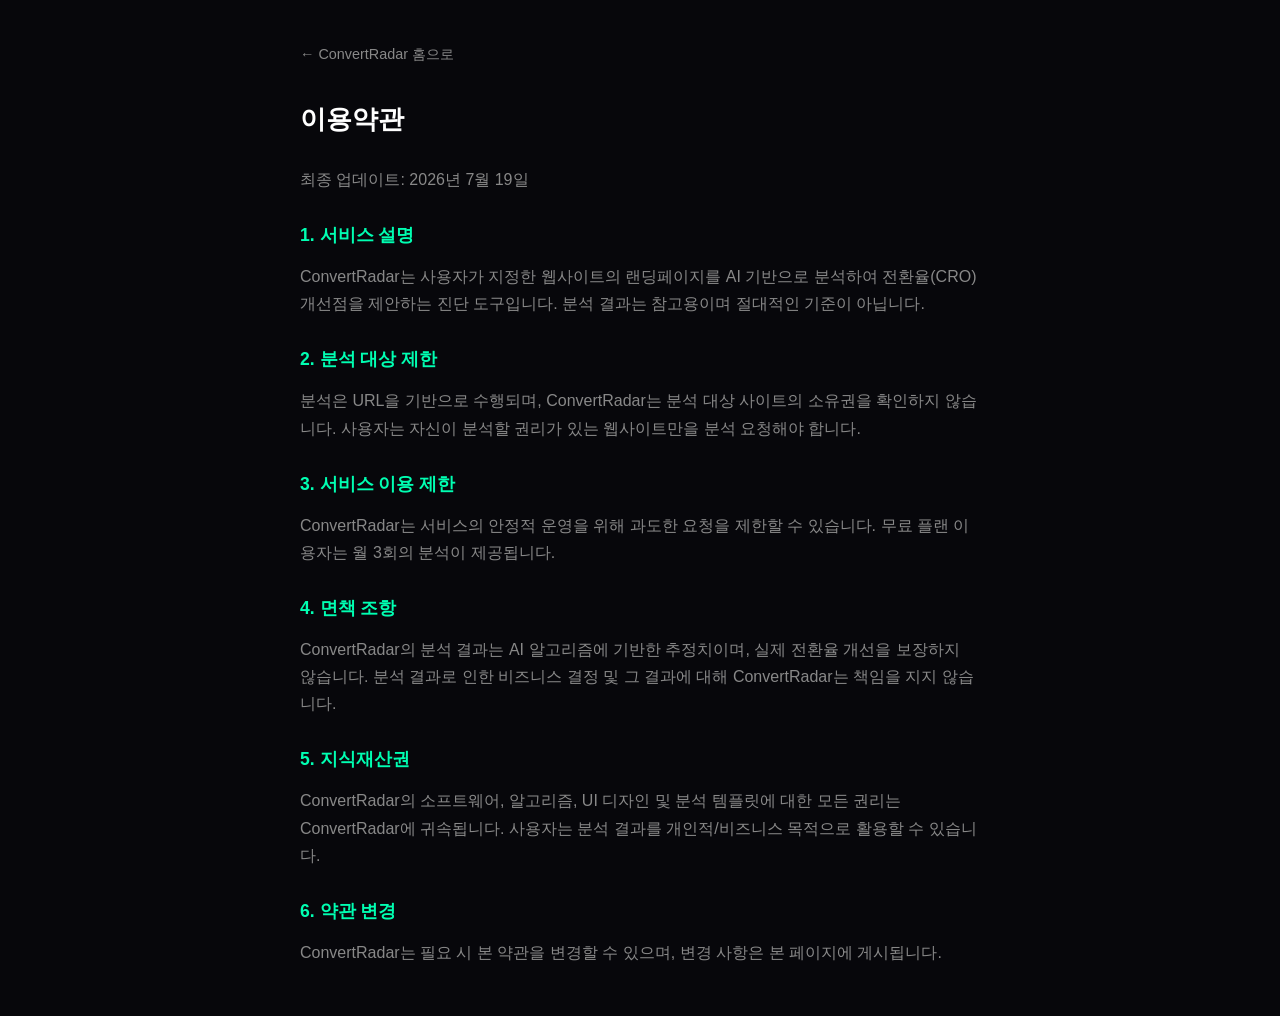
<file: backend/static/terms.html>
<!DOCTYPE html>
<html lang="ko">
<head>
    <meta charset="UTF-8">
    <title>이용약관 — ConvertRadar</title>
    <style>
        :root { --bg:#07070b; --surface:#0f0f15; --border:#1e1e2a; --text:#d4d4d8; --text-muted:#888; --primary:#00ffb2; }
        * { margin:0; padding:0; box-sizing:border-box; }
        body { background:var(--bg); color:var(--text); font-family:'Noto Sans KR',sans-serif; line-height:1.7; padding:40px 20px; max-width:720px; margin:0 auto; }
        h1 { color:#fff; font-size:1.6rem; margin-bottom:24px; }
        h2 { color:var(--primary); font-size:1.1rem; margin:28px 0 12px; }
        p,li { margin-bottom:10px; color:var(--text-muted); }
        a { color:var(--primary); }
        .back { display:inline-block; margin-bottom:32px; color:var(--text-muted); text-decoration:none; font-size:0.9rem; }
    </style>
</head>
<body>
    <a href="/" class="back">← ConvertRadar 홈으로</a>
    <h1>이용약관</h1>
    <p>최종 업데이트: 2026년 7월 19일</p>

    <h2>1. 서비스 설명</h2>
    <p>ConvertRadar는 사용자가 지정한 웹사이트의 랜딩페이지를 AI 기반으로 분석하여 전환율(CRO) 개선점을 제안하는 진단 도구입니다. 분석 결과는 참고용이며 절대적인 기준이 아닙니다.</p>

    <h2>2. 분석 대상 제한</h2>
    <p>분석은 URL을 기반으로 수행되며, ConvertRadar는 분석 대상 사이트의 소유권을 확인하지 않습니다. 사용자는 자신이 분석할 권리가 있는 웹사이트만을 분석 요청해야 합니다.</p>

    <h2>3. 서비스 이용 제한</h2>
    <p>ConvertRadar는 서비스의 안정적 운영을 위해 과도한 요청을 제한할 수 있습니다. 무료 플랜 이용자는 월 3회의 분석이 제공됩니다.</p>

    <h2>4. 면책 조항</h2>
    <p>ConvertRadar의 분석 결과는 AI 알고리즘에 기반한 추정치이며, 실제 전환율 개선을 보장하지 않습니다. 분석 결과로 인한 비즈니스 결정 및 그 결과에 대해 ConvertRadar는 책임을 지지 않습니다.</p>

    <h2>5. 지식재산권</h2>
    <p>ConvertRadar의 소프트웨어, 알고리즘, UI 디자인 및 분석 템플릿에 대한 모든 권리는 ConvertRadar에 귀속됩니다. 사용자는 분석 결과를 개인적/비즈니스 목적으로 활용할 수 있습니다.</p>

    <h2>6. 약관 변경</h2>
    <p>ConvertRadar는 필요 시 본 약관을 변경할 수 있으며, 변경 사항은 본 페이지에 게시됩니다.</p>
</body>
</html>
</file>
